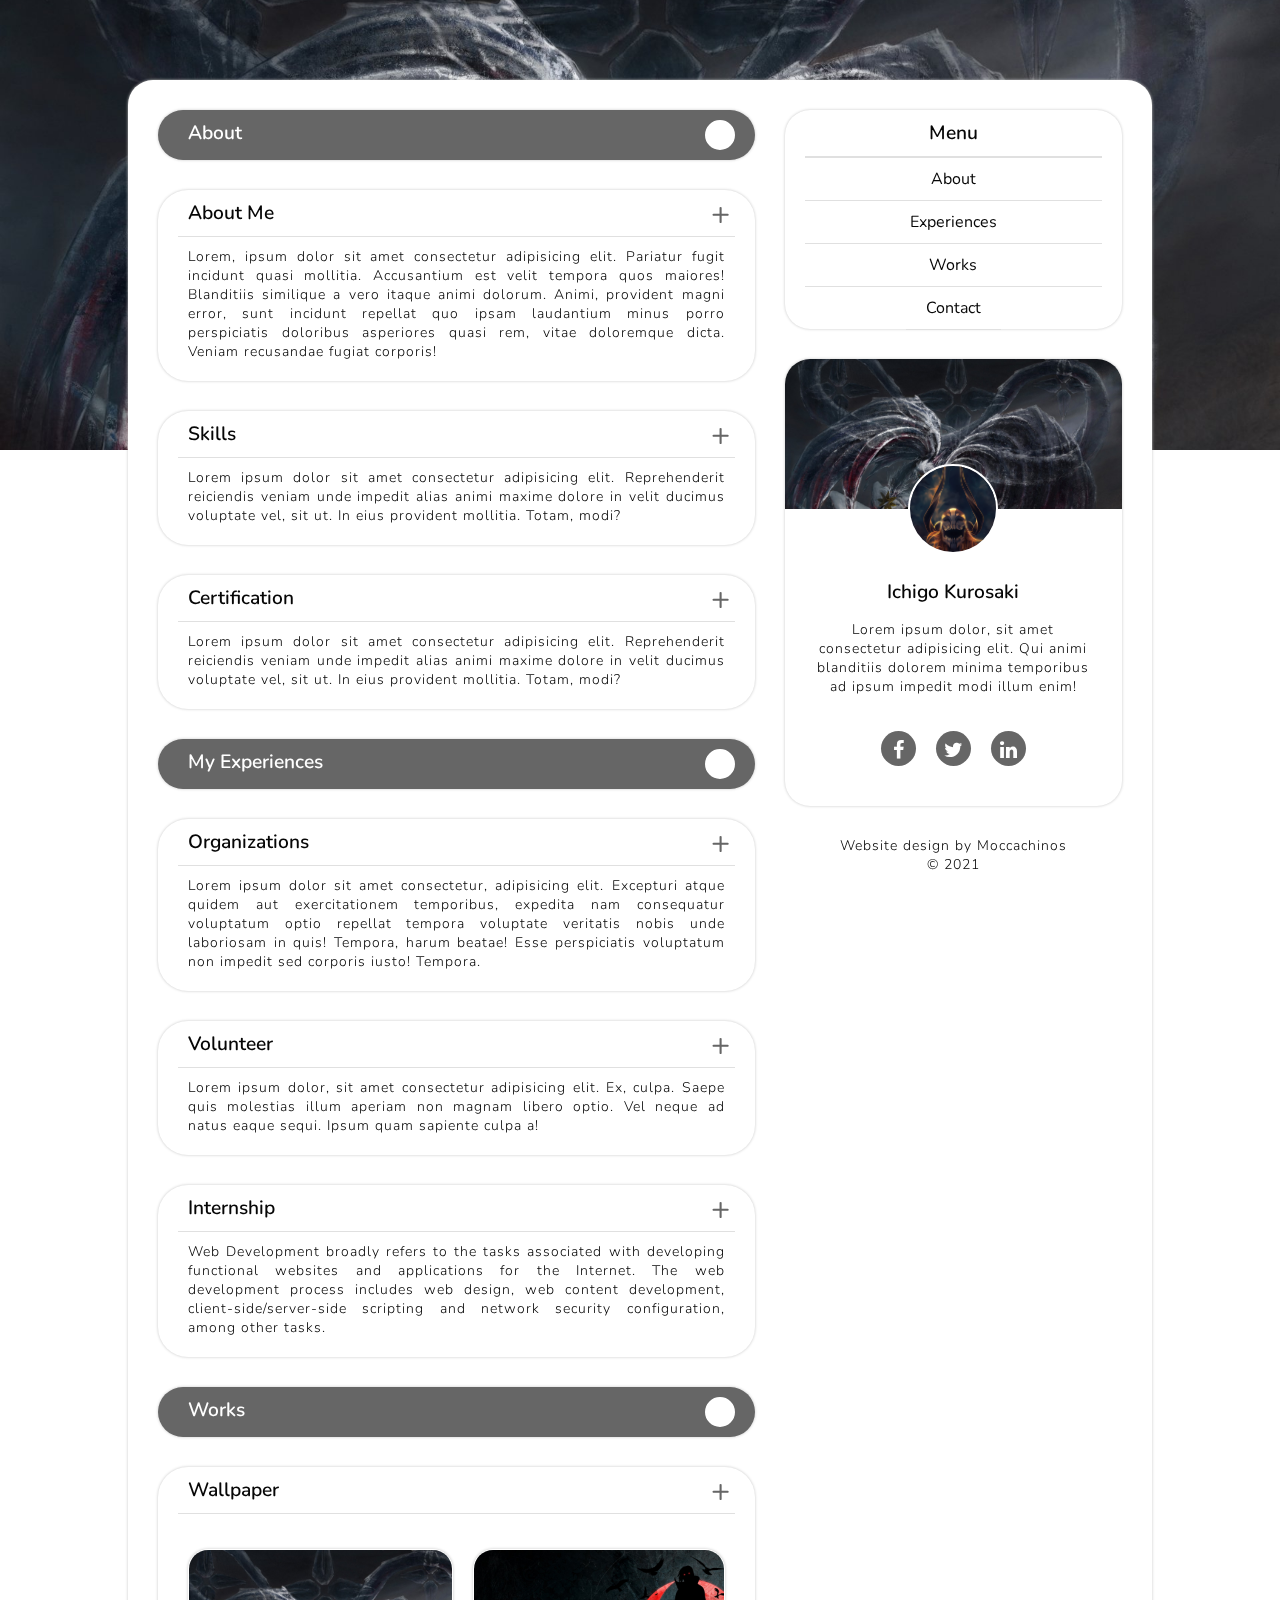
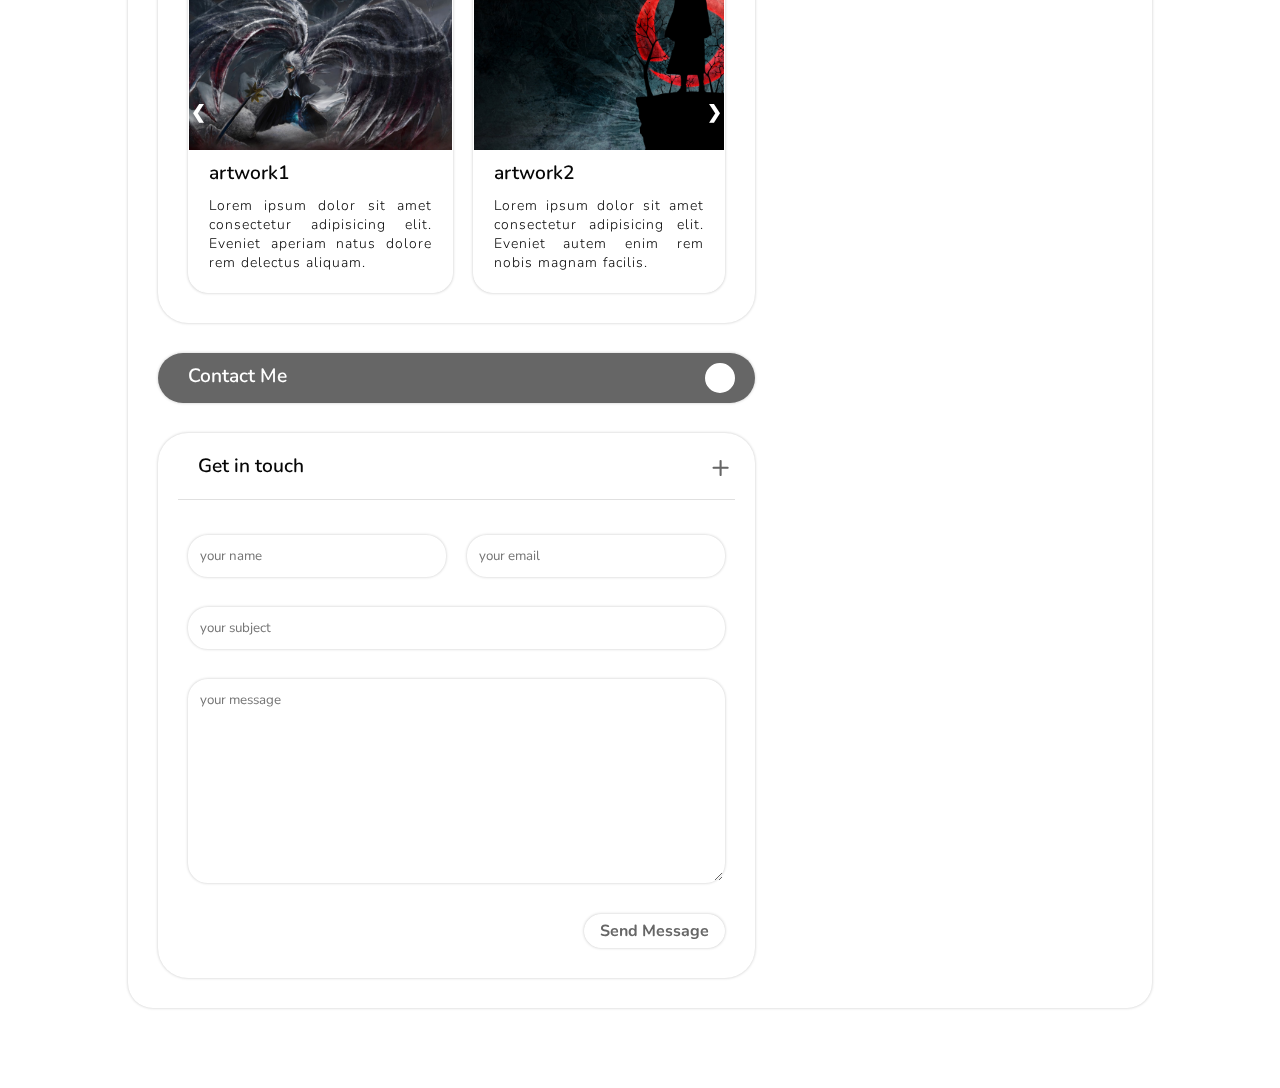
<file: index.html>
<!DOCTYPE html>
<html lang="en">

<head>
    <meta charset="UTF-8">
    <meta http-equiv="X-UA-Compatible" content="IE=edge">
    <meta name="viewport" content="width=device-width, initial-scale=1.0">
    <meta property="og:type" content="website" />
    <meta property="og:image" content="https://res.cloudinary.com/itsmoccas/image/upload/v1627309644/McD%27s%20Challange/img/account4_gj0kee.jpg" />
    <meta property="og:url" content="https://progate-tugas-akhir.netlify.app"/>
    <meta property="og:title" content="Tugas Akhir Progate | Tetap hepi, Walau tugas tak kunjung berhenti." />
    <link rel="stylesheet" href="stylesheet.css">
    <link rel="stylesheet" href="//maxcdn.bootstrapcdn.com/font-awesome/4.3.0/css/font-awesome.min.css">
    <link rel="preconnect" href="https://fonts.googleapis.com">
    <link rel="preconnect" href="https://fonts.gstatic.com" crossorigin>
    <link rel="preconnect" href="https://fonts.googleapis.com">
    <link rel="preconnect" href="https://fonts.gstatic.com" crossorigin>
    <link rel="icon" href="/img/thumb-1920-273995.jpg" type="image/png">
    <link
        href="https://fonts.googleapis.com/css2?family=Nunito:wght@200;300;400;600;700;800;900&family=Raleway:wght@100;200;300;400;500;600;700;800;900&display=swap"
        rel="stylesheet">
    <title>Portofolio Website</title>
</head>

<body>
    <div id="background-half">
        <img src="/img/thumb-1920-227568.jpg" alt="">
    </div>
    <div class="all-container">
        <div class="wrapper">
            <!-- Right wrapper-->
            <div class="profile-wrapper">
                <!-- menu -->
                <aside id="nav-bar" class="bar">
                    <h1 id="menu-title">Menu</h1>
                    <ul id="menu-bar">
                        <li class="menu">
                            <a href="#About">About</a>
                        </li>
                        <li class="menu">
                            <a href="#Experiences">Experiences</a>
                        </li>
                        <li class="menu">
                            <a href="#Works">Works</a>
                        </li>
                        <li id="Contact" class="menu">
                            <a href="#Contactme">Contact</a>
                        </li>
                    </ul>
                </aside>
                <!-- menu end-->
                <!-- Profile card-->
                <aside id="profile-card" class="MyProfile">
                    <div class="top-profile" style="overflow: hidden;">
                        <img src="/img/thumb-1920-227568.jpg" alt="">
                    </div>
                    <div class="bot-profile">
                        <img style="border: 2px solid white;" id="profile-picture" src="/img/thumb-1920-238761.png"
                            alt="">
                        <div class="sub-desc">
                            <h2>Ichigo Kurosaki</h2>
                            <p>Lorem ipsum dolor, sit amet consectetur adipisicing elit. Qui animi blanditiis dolorem
                                minima temporibus ad ipsum impedit modi illum enim!</p>
                        </div>
                        <div class="social-media">
                            <ul>
                                <li><a href="https://www.facebook.com"><i class="fa fa-facebook"></i></a></li>
                                <li><a href="https://www.twitter.com"><i class="fa fa-twitter"></a></i></li>
                                <li><a
                                        href="https://www.google.com/url?sa=t&rct=j&q=&esrc=s&source=web&cd=&cad=rja&uact=8&ved=2ahUKEwiv87jtx8rzAhWF8XMBHadpDDUQFnoECA4QAQ&url=https%3A%2F%2Fwww.linkedin.com%2F&usg=AOvVaw2Fx3jReOOmKj1CUsWZkKns"><i
                                            class="fa fa-linkedin"></a></i></li>
                            </ul>
                        </div>
                    </div>
                </aside>
                <!-- Profile card end-->
                <p class="copyright">Website design by Moccachinos <br> &#169; 2021</p>
            </div>
            <!-- Right wrapper end-->
            <!-- left wrapper-->
            <div class="container">
                <!-- About me-->
                <div id="About" class="article-wrapper">
                    <section id="Abt-title" class="title-bar">
                        <div class="upperbar">
                            <h1>About</h1>
                            <button id="abt-me-sl" class="show-less round-btn"></button>
                        </div>
                    </section>
                    <!-- Accordion About me-->
                    <div class="accordion-item">
                        <div class="accordion-item-header">
                            <h2>About Me</h2>
                        </div>
                        <div class="accordion-item-body">
                            <div class="accordion-item-body-content">
                                <p>Lorem, ipsum dolor sit amet consectetur adipisicing elit. Pariatur fugit incidunt
                                    quasi mollitia. Accusantium est velit tempora quos maiores! Blanditiis similique a
                                    vero itaque animi dolorum. Animi, provident magni error, sunt incidunt repellat quo
                                    ipsam laudantium minus porro perspiciatis doloribus asperiores quasi rem, vitae
                                    doloremque dicta. Veniam recusandae fugiat corporis!</p>
                            </div>
                        </div>
                    </div>
                    <!-- Accordion Skills-->
                    <div class="accordion-item">
                        <div class="accordion-item-header">
                            <h2>Skills</h2>
                        </div>
                        <div class="accordion-item-body">
                            <div class="accordion-item-body-content">
                                <p>Lorem ipsum dolor sit amet consectetur adipisicing elit. Reprehenderit reiciendis
                                    veniam unde impedit alias animi maxime dolore in velit ducimus voluptate vel, sit
                                    ut. In eius provident mollitia. Totam, modi?</p>
                            </div>
                        </div>
                    </div>
                    <div class="accordion-item">
                        <div class="accordion-item-header">
                            <!-- Accordion Certification-->
                            <h2>Certification</h2>
                        </div>
                        <div class="accordion-item-body">
                            <div class="accordion-item-body-content">
                                <p>Lorem ipsum dolor sit amet consectetur adipisicing elit. Reprehenderit reiciendis
                                    veniam unde impedit
                                    alias animi maxime dolore in velit ducimus voluptate vel, sit ut. In eius provident
                                    mollitia. Totam,
                                    modi?</p>
                            </div>
                        </div>
                    </div>
                </div>
                <!-- Experiences-->
                <div id="Experiences" class="article-wrapper">
                    <section id="Exp-title" class="title-bar">
                        <div class="upperbar">
                            <h1>My Experiences</h1>
                            <button id="abt-me-sl" class="show-less round-btn"></button>
                        </div>
                    </section>
                    <!-- Accordion Organization-->
                    <div class="accordion-item">
                        <div class="accordion-item-header">
                            <h2>Organizations</h2>
                        </div>
                        <div class="accordion-item-body">
                            <div class="accordion-item-body-content">
                                <p>Lorem ipsum dolor sit amet consectetur, adipisicing elit. Excepturi atque quidem aut
                                    exercitationem temporibus, expedita nam consequatur voluptatum optio repellat
                                    tempora voluptate veritatis nobis unde laboriosam in quis! Tempora, harum beatae!
                                    Esse perspiciatis voluptatum non impedit sed corporis iusto! Tempora.</p>
                            </div>
                        </div>
                    </div>
                    <!-- Accordion Volunteer-->
                    <div class="accordion-item">
                        <div class="accordion-item-header">
                            <h2>Volunteer</h2>
                        </div>
                        <div class="accordion-item-body">
                            <div class="accordion-item-body-content">
                                <p>Lorem ipsum dolor, sit amet consectetur adipisicing elit. Ex, culpa. Saepe quis
                                    molestias illum aperiam non magnam libero optio. Vel neque ad natus eaque sequi.
                                    Ipsum quam sapiente culpa a!</p>
                            </div>
                        </div>
                    </div>
                    <!-- Accordion Internship-->
                    <div class="accordion-item">
                        <div class="accordion-item-header">
                            <h2>Internship</h2>
                        </div>
                        <div class="accordion-item-body">
                            <div class="accordion-item-body-content">
                                <p>Web Development broadly refers to the tasks associated with developing functional
                                    websites and applications
                                    for the Internet. The web development process includes web design, web content
                                    development,
                                    client-side/server-side scripting and network security configuration, among other
                                    tasks.
                                </p>
                            </div>
                        </div>
                    </div>
                </div>
                <!-- Works or Portofolio -->
                <div id="Works" class="article-wrapper">
                    <section id="Exp-title" class="title-bar">
                        <div class="upperbar">
                            <h1>Works</h1>
                            <button id="abt-me-sl" class="show-less round-btn"></button>
                        </div>
                    </section>
                    <!-- Accordion + Modal works -->
                    <div class="accordion-item">
                        <div class="accordion-item-header">
                            <h2>Wallpaper</h2>
                        </div>
                        <div class="accordion-item-body">
                            <div class="accordion-item-body-content">
                                <div class="slideshow-container">
                                    <div class="mySlides fade">
                                        <div class="slide1">
                                            <div class="card">
                                                <img src="/img/thumb-1920-227568.jpg" />
                                                <h3>artwork1</h3>
                                                <p>Lorem ipsum dolor sit amet consectetur adipisicing elit. Eveniet
                                                    aperiam natus dolore rem delectus
                                                    aliquam.</p>
                                            </div>
                                            <div class="card">
                                                <img src="/img/thumb-1920-144565.jpg" />
                                                <h3>artwork2</h3>
                                                <p>Lorem ipsum dolor sit amet consectetur adipisicing elit. Eveniet
                                                    autem enim rem nobis magnam facilis.
                                                </p>
                                            </div>
                                        </div>
                                    </div>
                                    <div class="mySlides fade">
                                        <div class="slide1">
                                            <div class="card">
                                                <img src="/img/thumb-1920-273995.jpg" />
                                                <h3>artwork3</h3>
                                                <p>Lorem ipsum dolor sit amet consectetur adipisicing elit. Ducimus,
                                                    placeat deleniti. Officiis illum
                                                    rem maxime?</p>
                                            </div>
                                            <div class="card">
                                                <img src="/img/thumb-1920-451608.jpg" />
                                                <h3>artwork4</h3>
                                                <p>Lorem ipsum dolor sit amet consectetur adipisicing elit. Provident at
                                                    ullam libero, doloribus quam
                                                    voluptatum.</p>
                                            </div>
                                        </div>
                                    </div>

                                    <div class="mySlides fade">
                                        <div class="slide1">
                                            <div class="card">
                                                <img src="/img/thumb-1920-545905.jpg" />
                                                <h3>artwork5</h3>
                                                <p>Lorem ipsum dolor sit amet consectetur adipisicing elit. Impedit
                                                    placeat quibusdam illum et corporis
                                                    eligendi.</p>
                                            </div>
                                            <div class="card">
                                                <img src="/img/thumb-1920-111290.jpg" />
                                                <h3>artwork6
                                                </h3>
                                                <p>Lorem ipsum dolor sit amet consectetur adipisicing elit. Eum,
                                                    sapiente explicabo reiciendis pariatur
                                                    ducimus.</p>
                                            </div>
                                        </div>
                                    </div>

                                    <a class="prev" onclick="plusSlides(-1)">&#10094;</a>
                                    <a class="next" onclick="plusSlides(1)">&#10095;</a>
                                </div>
                            </div>
                        </div>
                    </div>
                </div>
                <!-- Contact -->
                <div id="Contactme" class="article-wrapper">
                    <section id="Exp-title" class="title-bar">
                        <div class="upperbar">
                            <h1>Contact Me</h1>
                            <button id="abt-me-sl" class="show-less round-btn"></button>
                        </div>
                    </section>
                    <!-- Accordion Get in touch -->
                    <div class="accordion-item">
                        <form class="accordion-item-header">
                            <h2>Get in touch</h2>
                        </form>
                        <div class="accordion-item-body">
                            <div class="accordion-item-body-content">
                                <!-- form -->
                                <form action="">
                                    <div class="inputBox">
                                        <input id="left-input" class="input" type="text" placeholder="your name">
                                        <input class="input" type="email" placeholder="your email">
                                    </div>
                                    <div class="inputBox">
                                        <input id="lower-input" class="input" type="text" placeholder="your subject">
                                    </div>
                                    <div>
                                        <textarea placeholder="your message" cols="30" rows="10"></textarea>
                                        <input type="submit" value="Send Message" class="form-btn">
                                    </div>
                                </form>
                            </div>
                        </div>
                    </div>
                </div>
            </div>
        </div>
        <p class="copyright-mobile">Website design by Moccachinos <br> &#169; 2021</p>
    </div>
    <script src="index.js"></script>
</body>

</html>
</file>
<file: stylesheet.css>
*{
    margin: 0;
    padding: 0;
    box-sizing: border-box;
    list-style: none;
    font-family: 'Nunito','Raleway','Sans Serif';
    --pri-color: #060606;
    --sec-color: var(--light-color);
    --shadow: #c5c5c5;
    --border: #E0E0E0;
    color: var(--pri-color);
    text-decoration: none;
    --red : #eb4d4b;
    --black : #130f40;
    --light-color : #666;
    --border-type : .1rem solid rgba(0,0,0,.3);
    --box-shadow : 0 .5rem 1rem rgba(0,0,0,.1);

}


p{
        font-size: 14px;
        font-weight: 300;
        text-align:justify;
        padding: 0 10px;
        letter-spacing: 1px;
        
}

h1{
    font-weight: 600;
    font-size: 1.2em;
    padding: 0 10px;
}


h2{
    font-weight: 600;
    font-size: 1.2em;
    padding: 0 10px;
}

h3{
        font-weight: 600;
    font-size: 1.2em;
    padding: 0 10px;
}

#background-half{
    position: absolute;
    top: 0px;
    width: 100%;
    height: 50vh;
    z-index: 0;
    overflow: hidden;
}

#background-half img{
   height: 100%; 
}

.all-container{
    position: relative;
    width: 80vw;
    height: fit-content;
    margin: 80px auto;
    background-color: white;
    box-shadow: 0px 0px 3px var(--shadow);
    border-radius:  25px;
    padding: 30px 30px;
    z-index: 1;
    display: flex;
    flex-wrap: wrap;
}
.wrapper{
    width: 100%;
    flex-wrap: wrap;   
    height: fit-content;
}

#profile-card{
    height: fit-content;
    overflow: hidden;
}

.top-profile{
 height: 150px;
 background-color: var(--sec-color);
}

.bot-profile{
    height: fit-content;
}

.bot-profile img{
    width: 90px;
    height: 90px;
    border-radius: 50%;
    position: relative;
    left: 50%;
    right: 50%;
    transform: translate(-50%,-50%);
}

.sub-desc{
    margin-top: -20px;
    padding: 0px 20px 20px 20px;
    text-align: center;
}

.sub-desc p{
    margin: 15px 0px;
    text-align: center;
}

.social-media{
    width: 100%;
    display: flex;
    align-items: center;
    justify-content: center;
    height: fit-content;
    margin-bottom: 40px;
}
.social-media ul{
    display: flex;
    flex-wrap: wrap;
    text-align: center;
}

.social-media ul li i{
    line-height: 38px;
    text-align: center;
    flex: auto;
    border-radius: 20px;
    margin: 0px 10px;
    font-size: 20px;
    width: 35px;
    height: 35px;
    background-color: var(--sec-color);
    color: white;
    border-radius: 50px;
}

.container {
    width: 65%;
    height: fit-content;
    float: left;
    padding-right: 30px;
}

.article-wrapper{
    width: 100%;
    height: fit-content;
}

.profile-wrapper{
    width: 35%;
    float: right;
    height: fit-content;
    top: 0px;
    position: sticky;
    -webkit-position:sticky;
}

.copyright{
    text-align: center;
}

.copyright-mobile{
    display: none;
}
aside{
    z-index: 2;
    width: 100%;
    height: 300px;
    background-color: white;
    border-radius:  25px;
    box-shadow: 0px 0px 3px var(--shadow);
    flex: auto;
    margin-bottom: 30px;
}

#nav-bar{
    margin-top: 30px;
    height: fit-content;
    margin-top: 0px;
    padding: 0px 20px;
}

#nav-bar-mobile{
    display: none;
}
#menu-bar{
    width: 100%;
}

#menu-title{
    text-align: center;
    padding:10px 0px;
    width: 100%;
    border-bottom: 2px solid var(--border);
    font-weight: 600;
}

.menu, .menu a{
    padding: 10px 20px;
    width: 100%;
    flex: auto;
    text-align: center;
    border-bottom: 1px solid var(--border);
    font-weight: 400;
}

#Contact, #contact a{
    width: 100%;
    border-bottom: none;
}

.menu :hover{
    cursor: pointer;
    color: var(--sec-color);
}

#Abt-title{
    z-index:2;
    position: sticky;
    margin-top: 0px;
    top: 0px;
}

#Exp-title{
    z-index:2;
    position: sticky;
    top: 0px;
}
.title-bar{
    margin-top: 30px;
    width: 100%;
    padding: 10px 20px;
    height: fit-content;
    color: white;
    background-color: var(--sec-color);
    border-radius: 30px;
    box-shadow: 0px 0px 3px var(--shadow);
    display: flex;
    flex-wrap: wrap;
}

.upperbar{
    width: 100%;
    height: fit-content;
}

.upperbar h1{
    float: left;
    color: white;
}
.round-btn{
    height: 30px;
    width: 30px;
    float: right;
    border-radius: 20px;
    border:2px solid white;
    background-color:white;
    color: white;
    cursor: pointer;
}

.accordion-item {
    margin-top: 30px;
    position: relative;
    right: 0px;
    width: 100%;
    padding: 10px 20px;
    height: fit-content;
    background-color: white;
    border-radius: 30px;
    box-shadow: 0px 0px 3px var(--shadow);
}
.accordion-item-header {
  display: flex;
  align-items: center;
  position: relative;
  cursor: pointer;
}

.accordion-item-header h2:hover{
  color: var(--sec-color);
}

.accordion-item-header::after {
  content: "\002B";
  font-size: 2rem;
  position: absolute;
  right: 5px;
  color:var(--sec-color)
}
.accordion-item-header.active::after {
  content: "\2212";
}
.accordion-item-body {
  overflow: hidden;
  transition: max-height 0.2s ease-out;
}
.accordion-item-body-content {
  border-top: 1px solid var(--border);
  padding: 10px 0px;
  margin-top: 10px;
}

        .mySlides {
            width: 100%;
            display: none;
            /* Tersembunyi secara default */
        }

        .slide1 {
            width: 100%;
            display: flex;
        }

        .card {
            flex: auto;
            margin: 10px;
            background-color: white;
            box-shadow: 0px 0px 3px var(--shadow);
            border: .5px solid white ;
            border-radius: 20px;
            overflow: hidden;
        }

        .card h3{
            margin: 10px;
        }
        .card p{
            margin: 10px 10px 20px 10px;
        }
        img {
            vertical-align: middle;
            width: 100%;
            height: 200px;
            object-fit: cover;
        }

        .slideshow-container {
            max-width: 100%;
            position: relative;
            margin: auto;
            padding-top: 15px;
        }

        .prev,
        .next {
            cursor: pointer;
            position: absolute;
            top: 50%;
            height: 40px;
            line-height: 40px;
            width: 40px;
            margin-top: -22px;
            color: white;
            font-weight: bold;
            font-size: 18px;
            transition: 0.6s ease;
            border-radius: 20px;
            user-select: none;
            text-align: center;
            opacity: 100%;
        }

        /* Meletakkan tombol next ke sebelah kanan */
        .next {
            right: 0;
            border-radius: 20px;
        }

        .prev:hover,
        .next:hover {
            background-color: var(--sec-color);
            color: white;
            opacity: 100%;
            margin-right: 10px;
            margin-left: 10px ;
        }

        /* Animasi */
        .fade {
            -webkit-animation-name: fade;
            -webkit-animation-duration: 1.5s;
            animation-name: fade;
            animation-duration: 1.5s;
        }

        @-webkit-keyframes fade {
            from {
                opacity: 0.4;
            }

            to {
                opacity: 1;
            }
        }

        @keyframes fade {
            from {
                opacity: 0.4;
            }

            to {
                opacity: 1;
            }
        }
form{
    width: 100%;
    height: fit-content;
    padding: 10px 10px;
}
.inputbox{
    justify-content: center;
    align-items: center;
    padding: 0px 5%;
    width: 100%;
    display: flex;
    flex-wrap:wrap;
}

.input{
    float: left;
    flex:auto;
    width: 48%;
}
#left-input{
    margin-right: 4%;
}
textarea{
width: 100%;
height: fit-content;
}
#lower-input {
    width: 100%
}
.input , textarea{
    padding: 10px;
    margin: 15px 0px;
    border-radius: 20px;
    border:2px solid white;
    box-shadow: 0px 0px 3px var(--shadow);
}

.form-btn{
    margin: 10px 0px 20px 0px;
    position: relative;
    padding:5px 15px;
    cursor: pointer;
    width: fit-content;
    color: var(--sec-color);
    font-weight: bold;
    font-size: 16px;
    transition: 0.6s ease;
    border-radius: 20px;
    float: right;
    border:1px solid white;
    background-color: white;
    box-shadow: 0px 0px 3px var(--shadow);

}

.form-btn:hover{
    background-color: var(--sec-color);
    border:1px solid var(--sec-color);
    color: white;
}

@media screen and (max-width:900px) {
    .all-container{
        width:90vw;
    }

    .card h3, .card p{
        display: none;
    }
    .card img{
        height: 130px;
    }
}

@media screen and (max-width:752px) {
.container {
    width: 100%;
    height: fit-content;
    float: left;
    padding-right: 0px;
    margin: 0px;
}
#background-half{
    display: none;
}
.all-container{
    width: 100%;
    padding: 20px 20px 30px 20px ;
    margin-top: 0px;
    height: fit-content;
    border-radius: 0px;
}
.article-wrapper{
    width: 100%;
}

.copyright{
    display: none;
}

.profile-wrapper{
    width: 100%;
    position: relative;
}

#nav-bar{
    display: none;
}
    
.copyright-mobile{
    width: 100%;
    display: block;
    text-align:center;
    padding: 40px 0px 20px 0px;
}


.input{
    flex:auto;
    width: 100%;
}
#left-input{
    margin-right: 0px;

}
}
@media screen and (max-width:472px) {
    .card img{
        height: 100px;
    }

}
</file>
